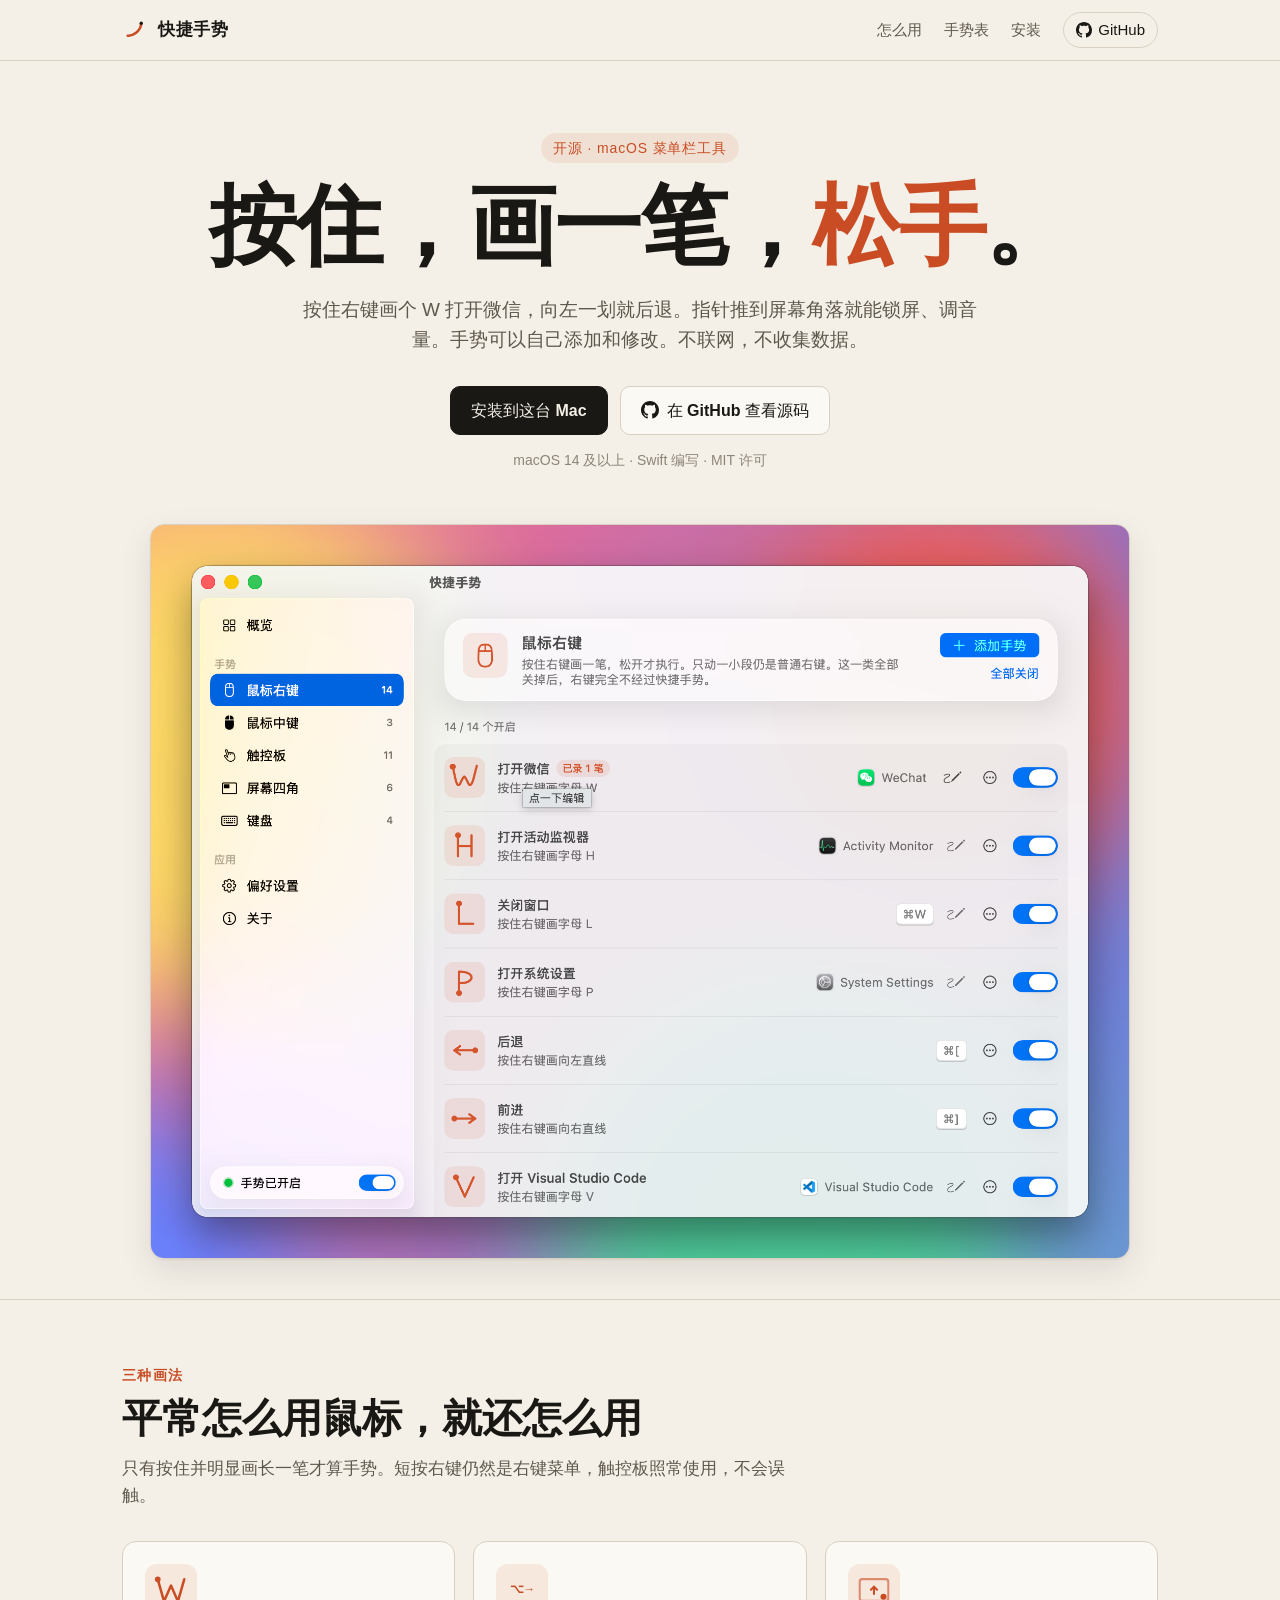
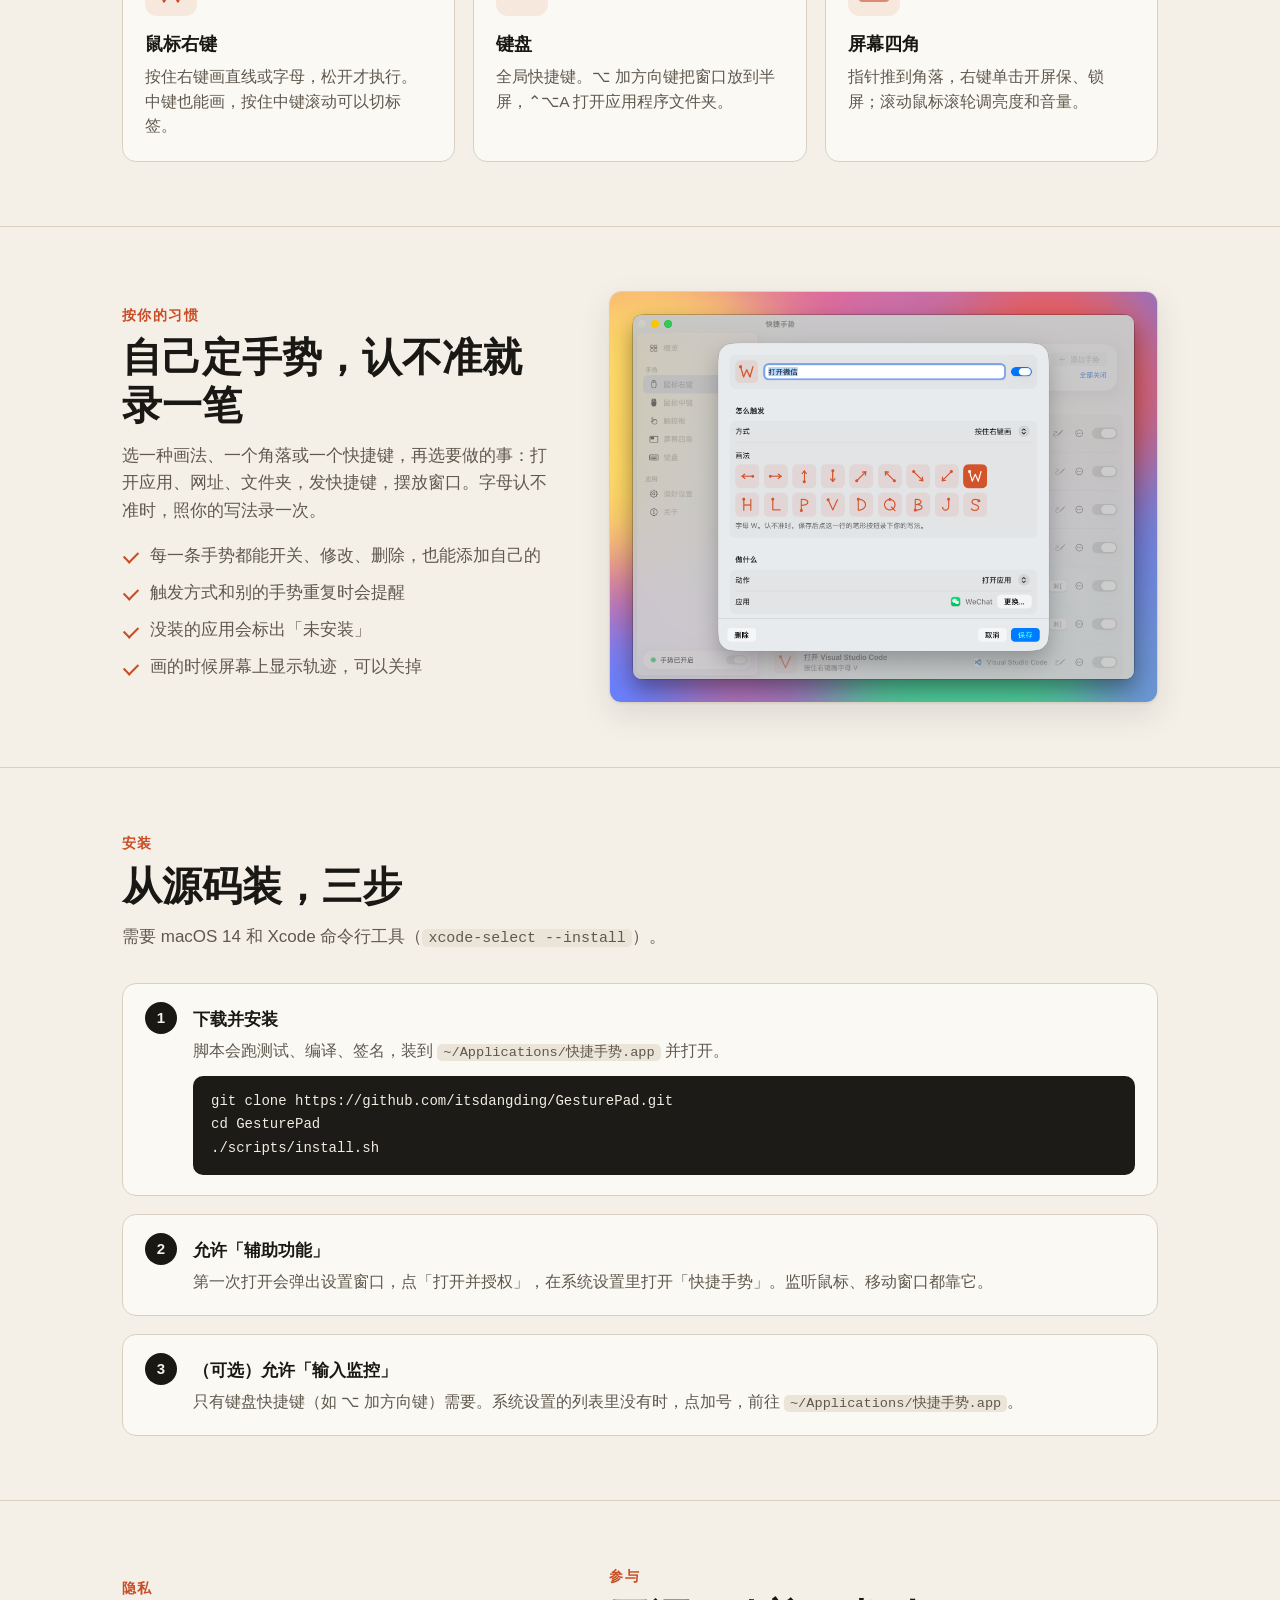
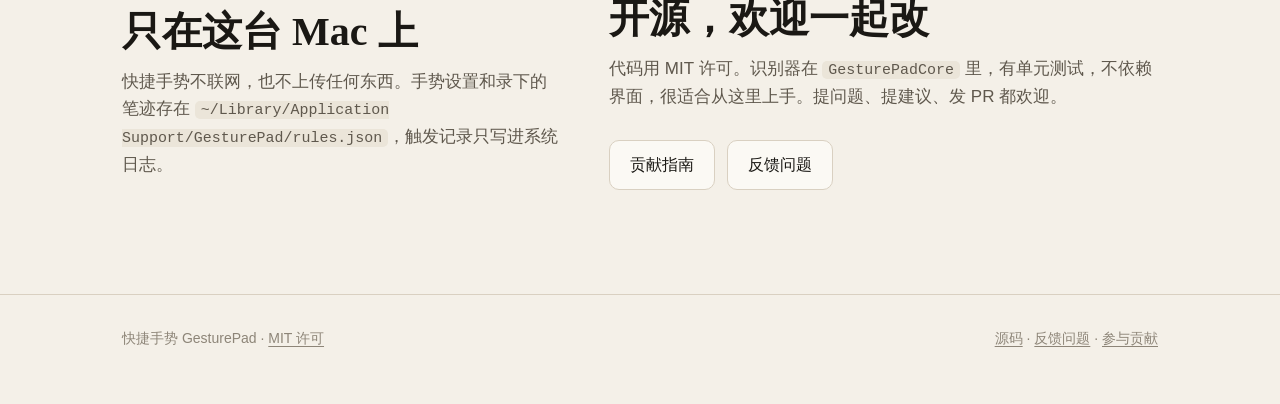
<file: docs/index.html>
<!DOCTYPE html>
<html lang="zh-Hans">
<head>
  <meta charset="utf-8">
  <meta name="viewport" content="width=device-width, initial-scale=1">
  <title>快捷手势 · macOS 手势工具</title>
  <meta name="description" content="开源的 macOS 菜单栏手势工具。按住鼠标右键画一笔，打开应用、发快捷键、移动窗口。">
  <meta property="og:title" content="快捷手势 · macOS 手势工具">
  <meta property="og:description" content="开源的 macOS 菜单栏手势工具。按住鼠标右键画一笔，打开应用、发快捷键、移动窗口。">
  <meta property="og:image" content="screenshots/mouse.png">
  <meta name="theme-color" content="#f4f0e8" media="(prefers-color-scheme: light)">
  <meta name="theme-color" content="#161512" media="(prefers-color-scheme: dark)">
  <link rel="icon" href="icon.png">
  <link rel="stylesheet" href="styles.css">
</head>
<body>
  <header class="top">
    <div class="wrap">
      <a class="brand" href="index.html"><svg viewBox="0 0 100 100" aria-hidden="true"><path class="stroke" d="M74 24C72 56 40 74 22 72" stroke-width="10" stroke-linecap="round" fill="none"/><circle class="dot" cx="74" cy="24" r="6.5"/></svg>快捷手势</a>
      <nav>
        <a href="index.html#how" class="hide-sm">怎么用</a>
        <a href="gestures.html">手势表</a>
        <a href="index.html#install" class="hide-sm">安装</a>
        <a class="gh" href="https://github.com/itsdangding/GesturePad"><svg viewBox="0 0 16 16" aria-hidden="true"><path d="M8 0C3.58 0 0 3.58 0 8c0 3.54 2.29 6.53 5.47 7.59.4.07.55-.17.55-.38 0-.19-.01-.82-.01-1.49-2.01.37-2.53-.49-2.69-.94-.09-.23-.48-.94-.82-1.13-.28-.15-.68-.52-.01-.53.63-.01 1.08.58 1.23.82.72 1.21 1.87.87 2.33.66.07-.52.28-.87.51-1.07-1.78-.2-3.64-.89-3.64-3.95 0-.87.31-1.59.82-2.15-.08-.2-.36-1.02.08-2.12 0 0 .67-.21 2.2.82.64-.18 1.32-.27 2-.27.68 0 1.36.09 2 .27 1.53-1.04 2.2-.82 2.2-.82.44 1.1.16 1.92.08 2.12.51.56.82 1.27.82 2.15 0 3.07-1.87 3.75-3.65 3.95.29.25.54.73.54 1.48 0 1.07-.01 1.93-.01 2.2 0 .21.15.46.55.38A8.013 8.013 0 0016 8c0-4.42-3.58-8-8-8z"/></svg>GitHub</a>
      </nav>
    </div>
  </header>
  <main>
    <div class="wrap">
      <section class="hero">
        <p class="kicker">开源 · macOS 菜单栏工具</p>
        <h1>按住，画一笔，<em>松手</em>。</h1>
        <p class="lead">按住右键画个 W 打开微信，向左一划就后退。指针推到屏幕角落就能锁屏、调音量。手势可以自己添加和修改。不联网，不收集数据。</p>
        <div class="actions">
          <a class="btn primary" href="#install">安装到这台 Mac</a>
          <a class="btn" href="https://github.com/itsdangding/GesturePad"><svg width="18" height="18" fill="currentColor" viewBox="0 0 16 16" aria-hidden="true"><path d="M8 0C3.58 0 0 3.58 0 8c0 3.54 2.29 6.53 5.47 7.59.4.07.55-.17.55-.38 0-.19-.01-.82-.01-1.49-2.01.37-2.53-.49-2.69-.94-.09-.23-.48-.94-.82-1.13-.28-.15-.68-.52-.01-.53.63-.01 1.08.58 1.23.82.72 1.21 1.87.87 2.33.66.07-.52.28-.87.51-1.07-1.78-.2-3.64-.89-3.64-3.95 0-.87.31-1.59.82-2.15-.08-.2-.36-1.02.08-2.12 0 0 .67-.21 2.2.82.64-.18 1.32-.27 2-.27.68 0 1.36.09 2 .27 1.53-1.04 2.2-.82 2.2-.82.44 1.1.16 1.92.08 2.12.51.56.82 1.27.82 2.15 0 3.07-1.87 3.75-3.65 3.95.29.25.54.73.54 1.48 0 1.07-.01 1.93-.01 2.2 0 .21.15.46.55.38A8.013 8.013 0 0016 8c0-4.42-3.58-8-8-8z"/></svg>在 GitHub 查看源码</a>
        </div>
        <p class="meta">macOS 14 及以上 · Swift 编写 · MIT 许可</p>
        <figure class="shot">
          <img src="screenshots/mouse.png" width="1920" height="1440" alt="快捷手势的设置窗口：左边是分类，右边列出鼠标右键手势，每一条有笔迹缩略图、要做的事和开关">
        </figure>
      </section>
    </div>

    <section class="block" id="how">
      <div class="wrap">
        <p class="eyebrow">三种画法</p>
        <h2>平常怎么用鼠标，就还怎么用</h2>
        <p class="sub">只有按住并明显画长一笔才算手势。短按右键仍然是右键菜单，触控板照常使用，不会误触。</p>
        <div class="cards">
          <article class="card">
            <div class="glyph"><svg viewBox="-4 -4 108 108" aria-hidden="true"><path d="M8 16 L28 86 L50 36 L72 86 L92 16" fill="none" stroke="currentColor" stroke-width="8" stroke-linecap="round" stroke-linejoin="round"/><circle cx="8" cy="16" r="9" fill="currentColor"/></svg></div>
            <h3>鼠标右键</h3>
            <p>按住右键画直线或字母，松开才执行。中键也能画，按住中键滚动可以切标签。</p>
          </article>
          <article class="card">
            <div class="glyph"><span class="keytext">⌥→</span></div>
            <h3>键盘</h3>
            <p>全局快捷键。⌥ 加方向键把窗口放到半屏，⌃⌥A 打开应用程序文件夹。</p>
          </article>
          <article class="card">
            <div class="glyph"><svg viewBox="0 0 100 100" aria-hidden="true"><rect x="8" y="18" width="84" height="64" rx="8" fill="none" stroke="currentColor" stroke-width="6" opacity=".6"/><circle cx="78" cy="70" r="9" fill="currentColor"/><path d="M50 62 L50 40 M41 49 L50 40 L59 49" stroke="currentColor" stroke-width="6" fill="none" stroke-linecap="round" stroke-linejoin="round"/></svg></div>
            <h3>屏幕四角</h3>
            <p>指针推到角落，右键单击开屏保、锁屏；滚动鼠标滚轮调亮度和音量。</p>
          </article>
        </div>
      </div>
    </section>

    <section class="block">
      <div class="wrap split">
        <div>
          <p class="eyebrow">按你的习惯</p>
          <h2>自己定手势，认不准就录一笔</h2>
          <p class="sub" style="margin:0">选一种画法、一个角落或一个快捷键，再选要做的事：打开应用、网址、文件夹，发快捷键，摆放窗口。字母认不准时，照你的写法录一次。</p>
          <ul class="ticks">
            <li>每一条手势都能开关、修改、删除，也能添加自己的</li>
            <li>触发方式和别的手势重复时会提醒</li>
            <li>没装的应用会标出「未安装」</li>
            <li>画的时候屏幕上显示轨迹，可以关掉</li>
          </ul>
        </div>
        <img src="screenshots/editor.png" width="1920" height="1440" loading="lazy" alt="编辑手势：选触发方式和画法，再选要做的事">
      </div>
    </section>

    <section class="block" id="install">
      <div class="wrap">
        <p class="eyebrow">安装</p>
        <h2>从源码装，三步</h2>
        <p class="sub">需要 macOS 14 和 Xcode 命令行工具（<code>xcode-select --install</code>）。</p>
        <ol class="steps">
          <li>
            <h3>下载并安装</h3>
            <p>脚本会跑测试、编译、签名，装到 <code>~/Applications/快捷手势.app</code> 并打开。</p>
<pre><code>git clone https://github.com/itsdangding/GesturePad.git
cd GesturePad
./scripts/install.sh</code></pre>
          </li>
          <li>
            <h3>允许「辅助功能」</h3>
            <p>第一次打开会弹出设置窗口，点「打开并授权」，在系统设置里打开「快捷手势」。监听鼠标、移动窗口都靠它。</p>
          </li>
          <li>
            <h3>（可选）允许「输入监控」</h3>
            <p>只有键盘快捷键（如 ⌥ 加方向键）需要。系统设置的列表里没有时，点加号，前往 <code>~/Applications/快捷手势.app</code>。</p>
          </li>
        </ol>
      </div>
    </section>

    <section class="block">
      <div class="wrap split">
        <div>
          <p class="eyebrow">隐私</p>
          <h2>只在这台 Mac 上</h2>
          <p class="sub" style="margin:0">快捷手势不联网，也不上传任何东西。手势设置和录下的笔迹存在 <code>~/Library/Application Support/GesturePad/rules.json</code>，触发记录只写进系统日志。</p>
        </div>
        <div>
          <p class="eyebrow">参与</p>
          <h2>开源，欢迎一起改</h2>
          <p class="sub" style="margin:0">代码用 MIT 许可。识别器在 <code>GesturePadCore</code> 里，有单元测试，不依赖界面，很适合从这里上手。提问题、提建议、发 PR 都欢迎。</p>
          <div class="actions" style="justify-content:flex-start">
            <a class="btn" href="https://github.com/itsdangding/GesturePad/blob/main/CONTRIBUTING.md">贡献指南</a>
            <a class="btn" href="https://github.com/itsdangding/GesturePad/issues">反馈问题</a>
          </div>
        </div>
      </div>
    </section>
  </main>
  <footer>
    <div class="wrap">
      <span>快捷手势 GesturePad · <a href="https://github.com/itsdangding/GesturePad/blob/main/LICENSE">MIT 许可</a></span>
      <span><a href="https://github.com/itsdangding/GesturePad">源码</a> · <a href="https://github.com/itsdangding/GesturePad/issues">反馈问题</a> · <a href="https://github.com/itsdangding/GesturePad/blob/main/CONTRIBUTING.md">参与贡献</a></span>
    </div>
  </footer>
</body>
</html>
</file>
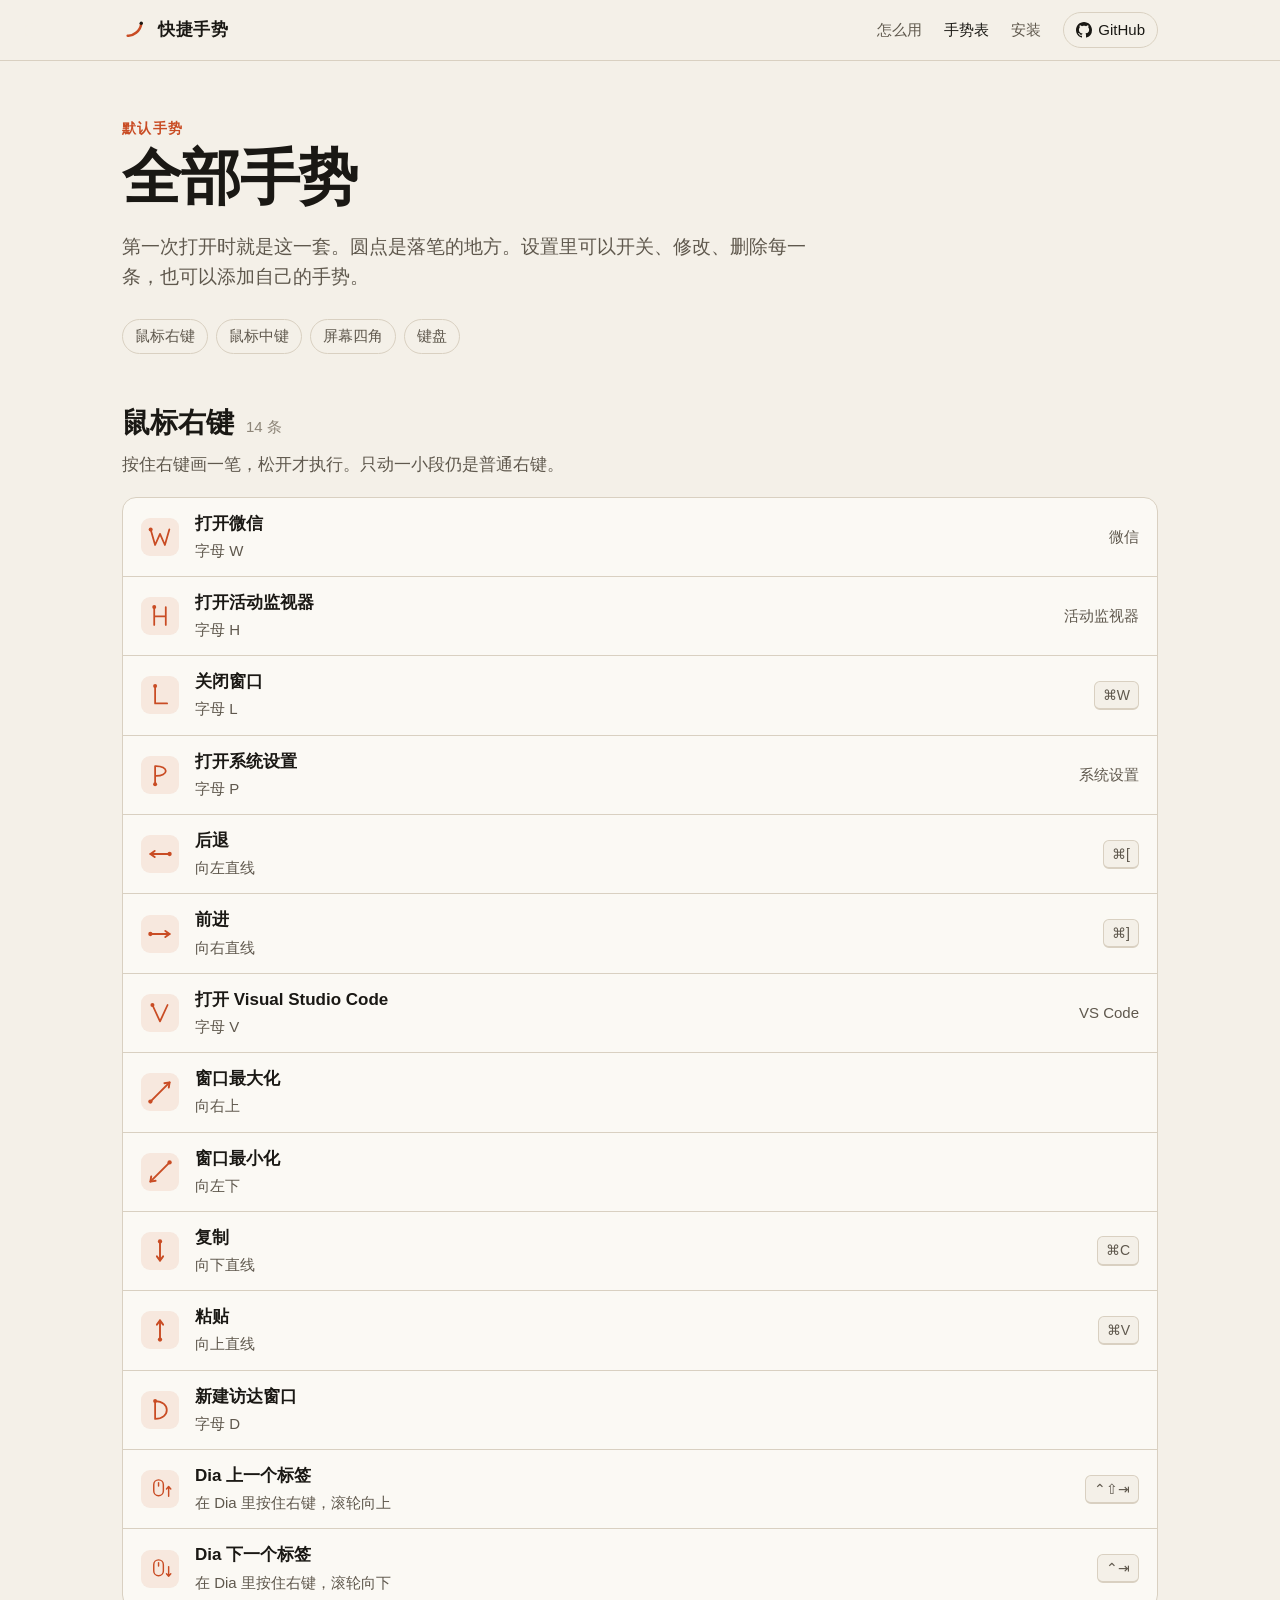
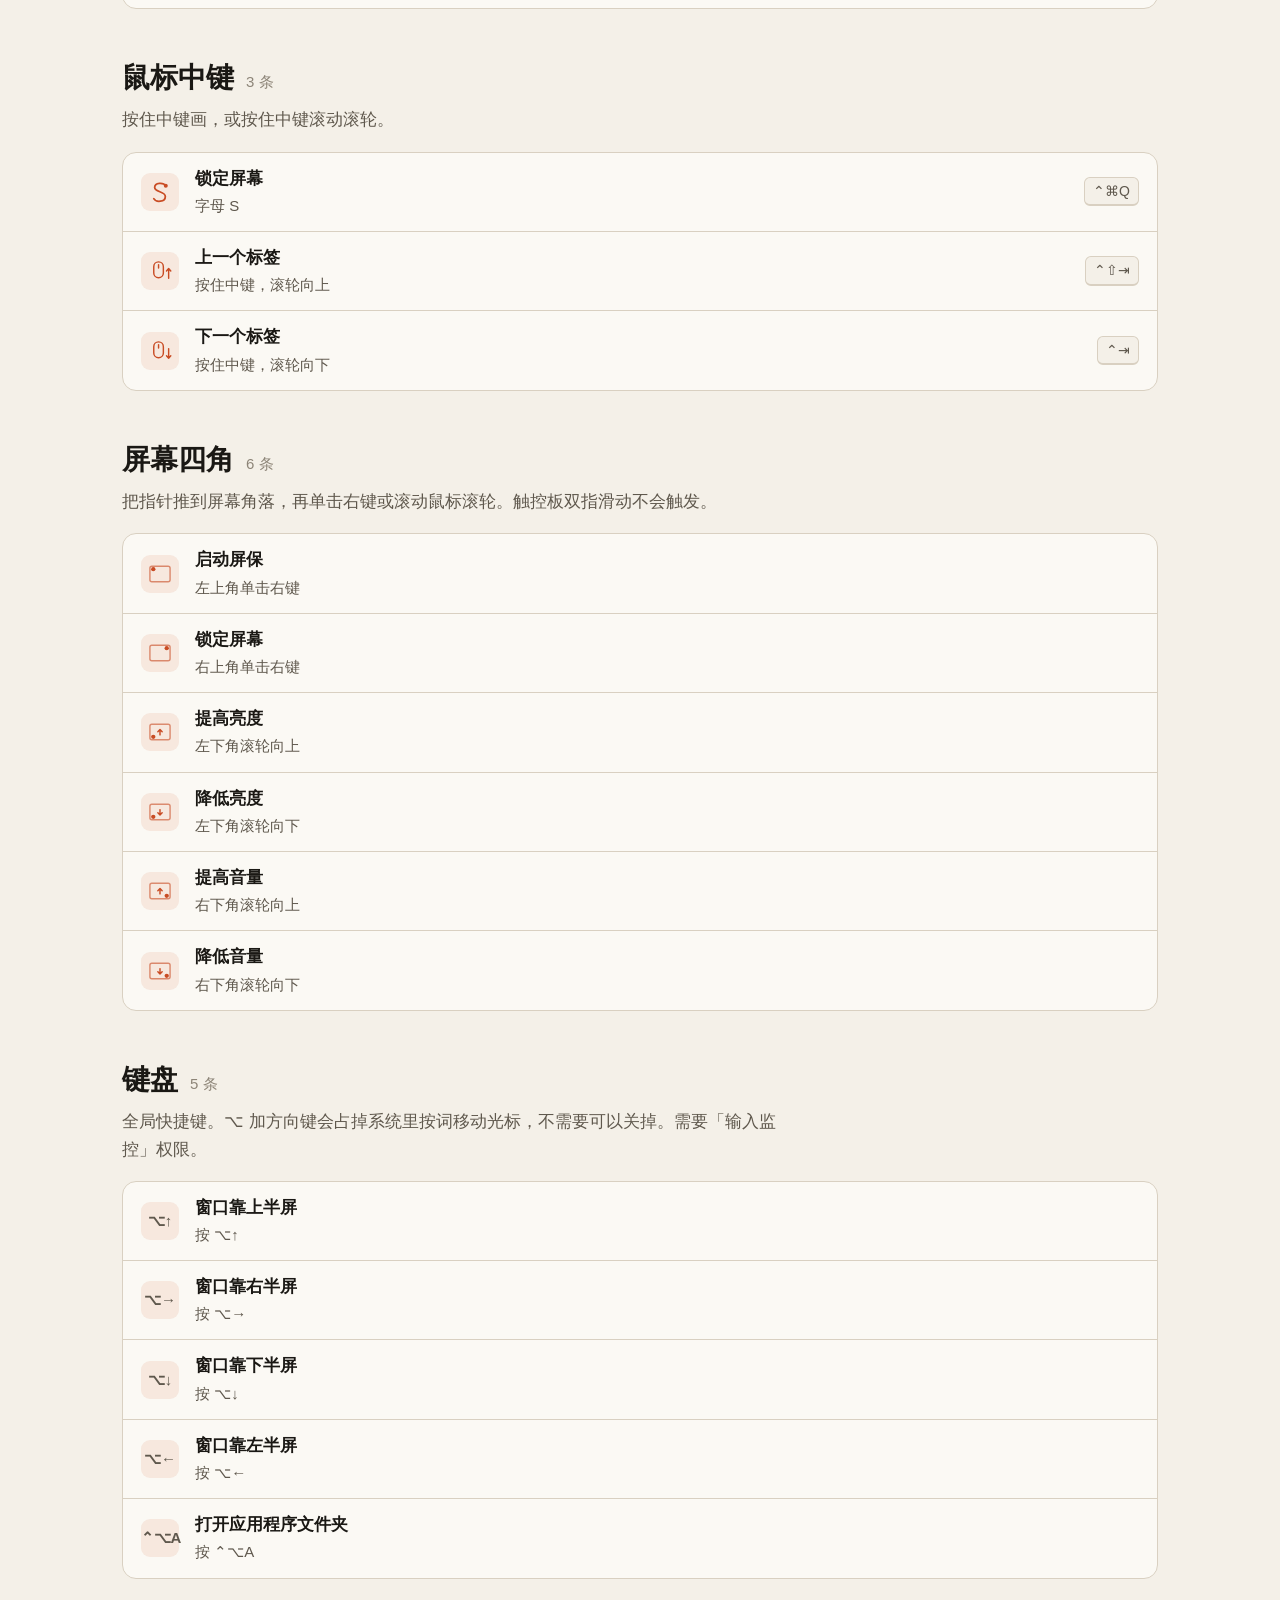
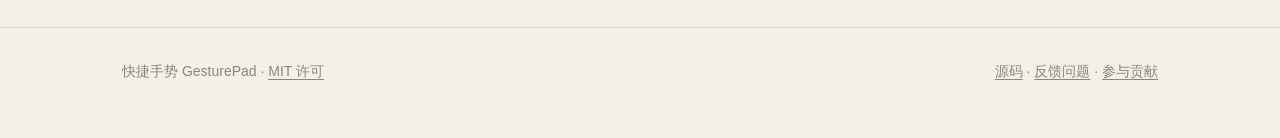
<file: docs/gestures.html>
<!DOCTYPE html>
<html lang="zh-Hans">
<head>
  <meta charset="utf-8">
  <meta name="viewport" content="width=device-width, initial-scale=1">
  <title>全部手势 · 快捷手势</title>
  <meta name="description" content="快捷手势的默认手势表。每一条都可以在设置里修改或关掉。">
  <meta property="og:title" content="全部手势 · 快捷手势">
  <meta property="og:description" content="快捷手势的默认手势表。每一条都可以在设置里修改或关掉。">
  <meta property="og:image" content="screenshots/mouse.png">
  <meta name="theme-color" content="#f4f0e8" media="(prefers-color-scheme: light)">
  <meta name="theme-color" content="#161512" media="(prefers-color-scheme: dark)">
  <link rel="icon" href="icon.png">
  <link rel="stylesheet" href="styles.css">
</head>
<body>
  <header class="top">
    <div class="wrap">
      <a class="brand" href="index.html"><svg viewBox="0 0 100 100" aria-hidden="true"><path class="stroke" d="M74 24C72 56 40 74 22 72" stroke-width="10" stroke-linecap="round" fill="none"/><circle class="dot" cx="74" cy="24" r="6.5"/></svg>快捷手势</a>
      <nav>
        <a href="index.html#how" class="hide-sm">怎么用</a>
        <a href="gestures.html" aria-current="page">手势表</a>
        <a href="index.html#install" class="hide-sm">安装</a>
        <a class="gh" href="https://github.com/itsdangding/GesturePad"><svg viewBox="0 0 16 16" aria-hidden="true"><path d="M8 0C3.58 0 0 3.58 0 8c0 3.54 2.29 6.53 5.47 7.59.4.07.55-.17.55-.38 0-.19-.01-.82-.01-1.49-2.01.37-2.53-.49-2.69-.94-.09-.23-.48-.94-.82-1.13-.28-.15-.68-.52-.01-.53.63-.01 1.08.58 1.23.82.72 1.21 1.87.87 2.33.66.07-.52.28-.87.51-1.07-1.78-.2-3.64-.89-3.64-3.95 0-.87.31-1.59.82-2.15-.08-.2-.36-1.02.08-2.12 0 0 .67-.21 2.2.82.64-.18 1.32-.27 2-.27.68 0 1.36.09 2 .27 1.53-1.04 2.2-.82 2.2-.82.44 1.1.16 1.92.08 2.12.51.56.82 1.27.82 2.15 0 3.07-1.87 3.75-3.65 3.95.29.25.54.73.54 1.48 0 1.07-.01 1.93-.01 2.2 0 .21.15.46.55.38A8.013 8.013 0 0016 8c0-4.42-3.58-8-8-8z"/></svg>GitHub</a>
      </nav>
    </div>
  </header>
  <main>
    <div class="wrap">
      <div class="page-head">
        <p class="eyebrow">默认手势</p>
        <h1>全部手势</h1>
        <p class="lead">第一次打开时就是这一套。圆点是落笔的地方。设置里可以开关、修改、删除每一条，也可以添加自己的手势。</p>
        <ul class="toc">
          <li><a href="#mouse">鼠标右键</a></li>
          <li><a href="#middle">鼠标中键</a></li>
          <li><a href="#corner">屏幕四角</a></li>
          <li><a href="#key">键盘</a></li>
        </ul>
      </div>
      <section class="group" id="mouse">
        <h2>鼠标右键<small>14 条</small></h2>
        <p class="sub">按住右键画一笔，松开才执行。只动一小段仍是普通右键。</p>
        <div class="rules">
          <div class="rule">
            <div class="glyph sm"><svg viewBox="-4 -4 108 108" aria-hidden="true"><path d="M8 16 L28 86 L50 36 L72 86 L92 16" fill="none" stroke="currentColor" stroke-width="8" stroke-linecap="round" stroke-linejoin="round"/><circle cx="8" cy="16" r="9" fill="currentColor"/></svg></div>
            <div><strong>打开微信</strong><span>字母 W</span></div>
            <span class="act">微信</span>
          </div>
          <div class="rule">
            <div class="glyph sm"><svg viewBox="-4 -4 108 108" aria-hidden="true"><path d="M24 10 L24 90 L24 52 L76 52 L76 10 L76 90" fill="none" stroke="currentColor" stroke-width="8" stroke-linecap="round" stroke-linejoin="round"/><circle cx="24" cy="10" r="9" fill="currentColor"/></svg></div>
            <div><strong>打开活动监视器</strong><span>字母 H</span></div>
            <span class="act">活动监视器</span>
          </div>
          <div class="rule">
            <div class="glyph sm"><svg viewBox="-4 -4 108 108" aria-hidden="true"><path d="M28 10 L28 88 L82 88" fill="none" stroke="currentColor" stroke-width="8" stroke-linecap="round" stroke-linejoin="round"/><circle cx="28" cy="10" r="9" fill="currentColor"/></svg></div>
            <div><strong>关闭窗口</strong><span>字母 L</span></div>
            <kbd>⌘W</kbd>
          </div>
          <div class="rule">
            <div class="glyph sm"><svg viewBox="-4 -4 108 108" aria-hidden="true"><path d="M28 92 L28 10 C92 8 92 56 28 54" fill="none" stroke="currentColor" stroke-width="8" stroke-linecap="round" stroke-linejoin="round"/><circle cx="28" cy="92" r="9" fill="currentColor"/></svg></div>
            <div><strong>打开系统设置</strong><span>字母 P</span></div>
            <span class="act">系统设置</span>
          </div>
          <div class="rule">
            <div class="glyph sm"><svg viewBox="0 0 100 100" aria-hidden="true"><path d="M90.0 50.0 L10.0 50.0" fill="none" stroke="currentColor" stroke-width="8" stroke-linecap="round" stroke-linejoin="round"/><circle cx="90.0" cy="50.0" r="9" fill="currentColor"/><path d="M27.8 37.1 L10.0 50.0 L27.8 62.9" fill="none" stroke="currentColor" stroke-width="8" stroke-linecap="round" stroke-linejoin="round"/></svg></div>
            <div><strong>后退</strong><span>向左直线</span></div>
            <kbd>⌘[</kbd>
          </div>
          <div class="rule">
            <div class="glyph sm"><svg viewBox="0 0 100 100" aria-hidden="true"><path d="M10.0 50.0 L90.0 50.0" fill="none" stroke="currentColor" stroke-width="8" stroke-linecap="round" stroke-linejoin="round"/><circle cx="10.0" cy="50.0" r="9" fill="currentColor"/><path d="M72.2 62.9 L90.0 50.0 L72.2 37.1" fill="none" stroke="currentColor" stroke-width="8" stroke-linecap="round" stroke-linejoin="round"/></svg></div>
            <div><strong>前进</strong><span>向右直线</span></div>
            <kbd>⌘]</kbd>
          </div>
          <div class="rule">
            <div class="glyph sm"><svg viewBox="-4 -4 108 108" aria-hidden="true"><path d="M16 14 L50 88 L84 14" fill="none" stroke="currentColor" stroke-width="8" stroke-linecap="round" stroke-linejoin="round"/><circle cx="16" cy="14" r="9" fill="currentColor"/></svg></div>
            <div><strong>打开 Visual Studio Code</strong><span>字母 V</span></div>
            <span class="act">VS Code</span>
          </div>
          <div class="rule">
            <div class="glyph sm"><svg viewBox="0 0 100 100" aria-hidden="true"><path d="M10.0 90.0 L90.0 10.0" fill="none" stroke="currentColor" stroke-width="8" stroke-linecap="round" stroke-linejoin="round"/><circle cx="10.0" cy="90.0" r="9" fill="currentColor"/><path d="M86.6 31.7 L90.0 10.0 L68.3 13.4" fill="none" stroke="currentColor" stroke-width="8" stroke-linecap="round" stroke-linejoin="round"/></svg></div>
            <div><strong>窗口最大化</strong><span>向右上</span></div>
            
          </div>
          <div class="rule">
            <div class="glyph sm"><svg viewBox="0 0 100 100" aria-hidden="true"><path d="M90.0 10.0 L10.0 90.0" fill="none" stroke="currentColor" stroke-width="8" stroke-linecap="round" stroke-linejoin="round"/><circle cx="90.0" cy="10.0" r="9" fill="currentColor"/><path d="M13.4 68.3 L10.0 90.0 L31.7 86.6" fill="none" stroke="currentColor" stroke-width="8" stroke-linecap="round" stroke-linejoin="round"/></svg></div>
            <div><strong>窗口最小化</strong><span>向左下</span></div>
            
          </div>
          <div class="rule">
            <div class="glyph sm"><svg viewBox="0 0 100 100" aria-hidden="true"><path d="M50.0 10.0 L50.0 90.0" fill="none" stroke="currentColor" stroke-width="8" stroke-linecap="round" stroke-linejoin="round"/><circle cx="50.0" cy="10.0" r="9" fill="currentColor"/><path d="M37.1 72.2 L50.0 90.0 L62.9 72.2" fill="none" stroke="currentColor" stroke-width="8" stroke-linecap="round" stroke-linejoin="round"/></svg></div>
            <div><strong>复制</strong><span>向下直线</span></div>
            <kbd>⌘C</kbd>
          </div>
          <div class="rule">
            <div class="glyph sm"><svg viewBox="0 0 100 100" aria-hidden="true"><path d="M50.0 90.0 L50.0 10.0" fill="none" stroke="currentColor" stroke-width="8" stroke-linecap="round" stroke-linejoin="round"/><circle cx="50.0" cy="90.0" r="9" fill="currentColor"/><path d="M62.9 27.8 L50.0 10.0 L37.1 27.8" fill="none" stroke="currentColor" stroke-width="8" stroke-linecap="round" stroke-linejoin="round"/></svg></div>
            <div><strong>粘贴</strong><span>向上直线</span></div>
            <kbd>⌘V</kbd>
          </div>
          <div class="rule">
            <div class="glyph sm"><svg viewBox="-4 -4 108 108" aria-hidden="true"><path d="M28 10 L28 90 C98 90 98 10 28 10" fill="none" stroke="currentColor" stroke-width="8" stroke-linecap="round" stroke-linejoin="round"/><circle cx="28" cy="10" r="9" fill="currentColor"/></svg></div>
            <div><strong>新建访达窗口</strong><span>字母 D</span></div>
            
          </div>
          <div class="rule">
            <div class="glyph sm"><svg viewBox="0 0 100 100" aria-hidden="true"><rect x="24" y="12" width="40" height="66" rx="20" fill="none" stroke="currentColor" stroke-width="6"/><path d="M44 24 L44 38" stroke="currentColor" stroke-width="6" stroke-linecap="round"/><path d="M86 80 L86 40 M77 50 L86 40 L95 50" stroke="currentColor" stroke-width="6" fill="none" stroke-linecap="round" stroke-linejoin="round"/></svg></div>
            <div><strong>Dia 上一个标签</strong><span>在 Dia 里按住右键，滚轮向上</span></div>
            <kbd>⌃⇧⇥</kbd>
          </div>
          <div class="rule">
            <div class="glyph sm"><svg viewBox="0 0 100 100" aria-hidden="true"><rect x="24" y="12" width="40" height="66" rx="20" fill="none" stroke="currentColor" stroke-width="6"/><path d="M44 24 L44 38" stroke="currentColor" stroke-width="6" stroke-linecap="round"/><path d="M86 40 L86 80 M77 70 L86 80 L95 70" stroke="currentColor" stroke-width="6" fill="none" stroke-linecap="round" stroke-linejoin="round"/></svg></div>
            <div><strong>Dia 下一个标签</strong><span>在 Dia 里按住右键，滚轮向下</span></div>
            <kbd>⌃⇥</kbd>
          </div>
        </div>
      </section>
      <section class="group" id="middle">
        <h2>鼠标中键<small>3 条</small></h2>
        <p class="sub">按住中键画，或按住中键滚动滚轮。</p>
        <div class="rules">
          <div class="rule">
            <div class="glyph sm"><svg viewBox="-4 -4 108 108" aria-hidden="true"><path d="M76 22 C66 6 26 6 26 30 C26 52 74 46 74 70 C74 96 32 98 22 80" fill="none" stroke="currentColor" stroke-width="8" stroke-linecap="round" stroke-linejoin="round"/><circle cx="76" cy="22" r="9" fill="currentColor"/></svg></div>
            <div><strong>锁定屏幕</strong><span>字母 S</span></div>
            <kbd>⌃⌘Q</kbd>
          </div>
          <div class="rule">
            <div class="glyph sm"><svg viewBox="0 0 100 100" aria-hidden="true"><rect x="24" y="12" width="40" height="66" rx="20" fill="none" stroke="currentColor" stroke-width="6"/><path d="M44 24 L44 38" stroke="currentColor" stroke-width="6" stroke-linecap="round"/><path d="M86 80 L86 40 M77 50 L86 40 L95 50" stroke="currentColor" stroke-width="6" fill="none" stroke-linecap="round" stroke-linejoin="round"/></svg></div>
            <div><strong>上一个标签</strong><span>按住中键，滚轮向上</span></div>
            <kbd>⌃⇧⇥</kbd>
          </div>
          <div class="rule">
            <div class="glyph sm"><svg viewBox="0 0 100 100" aria-hidden="true"><rect x="24" y="12" width="40" height="66" rx="20" fill="none" stroke="currentColor" stroke-width="6"/><path d="M44 24 L44 38" stroke="currentColor" stroke-width="6" stroke-linecap="round"/><path d="M86 40 L86 80 M77 70 L86 80 L95 70" stroke="currentColor" stroke-width="6" fill="none" stroke-linecap="round" stroke-linejoin="round"/></svg></div>
            <div><strong>下一个标签</strong><span>按住中键，滚轮向下</span></div>
            <kbd>⌃⇥</kbd>
          </div>
        </div>
      </section>
      <section class="group" id="corner">
        <h2>屏幕四角<small>6 条</small></h2>
        <p class="sub">把指针推到屏幕角落，再单击右键或滚动鼠标滚轮。触控板双指滑动不会触发。</p>
        <div class="rules">
          <div class="rule">
            <div class="glyph sm"><svg viewBox="0 0 100 100" aria-hidden="true"><rect x="8" y="18" width="84" height="64" rx="8" fill="none" stroke="currentColor" stroke-width="6" opacity=".6"/><circle cx="22" cy="30" r="9" fill="currentColor"/></svg></div>
            <div><strong>启动屏保</strong><span>左上角单击右键</span></div>
            
          </div>
          <div class="rule">
            <div class="glyph sm"><svg viewBox="0 0 100 100" aria-hidden="true"><rect x="8" y="18" width="84" height="64" rx="8" fill="none" stroke="currentColor" stroke-width="6" opacity=".6"/><circle cx="78" cy="30" r="9" fill="currentColor"/></svg></div>
            <div><strong>锁定屏幕</strong><span>右上角单击右键</span></div>
            
          </div>
          <div class="rule">
            <div class="glyph sm"><svg viewBox="0 0 100 100" aria-hidden="true"><rect x="8" y="18" width="84" height="64" rx="8" fill="none" stroke="currentColor" stroke-width="6" opacity=".6"/><circle cx="22" cy="70" r="9" fill="currentColor"/><path d="M50 62 L50 40 M41 49 L50 40 L59 49" stroke="currentColor" stroke-width="6" fill="none" stroke-linecap="round" stroke-linejoin="round"/></svg></div>
            <div><strong>提高亮度</strong><span>左下角滚轮向上</span></div>
            
          </div>
          <div class="rule">
            <div class="glyph sm"><svg viewBox="0 0 100 100" aria-hidden="true"><rect x="8" y="18" width="84" height="64" rx="8" fill="none" stroke="currentColor" stroke-width="6" opacity=".6"/><circle cx="22" cy="70" r="9" fill="currentColor"/><path d="M50 40 L50 62 M41 53 L50 62 L59 53" stroke="currentColor" stroke-width="6" fill="none" stroke-linecap="round" stroke-linejoin="round"/></svg></div>
            <div><strong>降低亮度</strong><span>左下角滚轮向下</span></div>
            
          </div>
          <div class="rule">
            <div class="glyph sm"><svg viewBox="0 0 100 100" aria-hidden="true"><rect x="8" y="18" width="84" height="64" rx="8" fill="none" stroke="currentColor" stroke-width="6" opacity=".6"/><circle cx="78" cy="70" r="9" fill="currentColor"/><path d="M50 62 L50 40 M41 49 L50 40 L59 49" stroke="currentColor" stroke-width="6" fill="none" stroke-linecap="round" stroke-linejoin="round"/></svg></div>
            <div><strong>提高音量</strong><span>右下角滚轮向上</span></div>
            
          </div>
          <div class="rule">
            <div class="glyph sm"><svg viewBox="0 0 100 100" aria-hidden="true"><rect x="8" y="18" width="84" height="64" rx="8" fill="none" stroke="currentColor" stroke-width="6" opacity=".6"/><circle cx="78" cy="70" r="9" fill="currentColor"/><path d="M50 40 L50 62 M41 53 L50 62 L59 53" stroke="currentColor" stroke-width="6" fill="none" stroke-linecap="round" stroke-linejoin="round"/></svg></div>
            <div><strong>降低音量</strong><span>右下角滚轮向下</span></div>
            
          </div>
        </div>
      </section>
      <section class="group" id="key">
        <h2>键盘<small>5 条</small></h2>
        <p class="sub">全局快捷键。⌥ 加方向键会占掉系统里按词移动光标，不需要可以关掉。需要「输入监控」权限。</p>
        <div class="rules">
          <div class="rule">
            <div class="glyph sm"><span class="keytext">⌥↑</span></div>
            <div><strong>窗口靠上半屏</strong><span>按 ⌥↑</span></div>
            
          </div>
          <div class="rule">
            <div class="glyph sm"><span class="keytext">⌥→</span></div>
            <div><strong>窗口靠右半屏</strong><span>按 ⌥→</span></div>
            
          </div>
          <div class="rule">
            <div class="glyph sm"><span class="keytext">⌥↓</span></div>
            <div><strong>窗口靠下半屏</strong><span>按 ⌥↓</span></div>
            
          </div>
          <div class="rule">
            <div class="glyph sm"><span class="keytext">⌥←</span></div>
            <div><strong>窗口靠左半屏</strong><span>按 ⌥←</span></div>
            
          </div>
          <div class="rule">
            <div class="glyph sm"><span class="keytext">⌃⌥A</span></div>
            <div><strong>打开应用程序文件夹</strong><span>按 ⌃⌥A</span></div>
            
          </div>
        </div>
      </section>
    </div>
  </main>
  <footer>
    <div class="wrap">
      <span>快捷手势 GesturePad · <a href="https://github.com/itsdangding/GesturePad/blob/main/LICENSE">MIT 许可</a></span>
      <span><a href="https://github.com/itsdangding/GesturePad">源码</a> · <a href="https://github.com/itsdangding/GesturePad/issues">反馈问题</a> · <a href="https://github.com/itsdangding/GesturePad/blob/main/CONTRIBUTING.md">参与贡献</a></span>
    </div>
  </footer>
</body>
</html>
</file>
<file: docs/styles.css>
:root {
  --paper: #f4f0e8;
  --paper-2: #ebe5d9;
  --card: #fbf9f4;
  --ink: #1a1814;
  --muted: #5f584d;
  --faint: #8d8578;
  --line: #d9d0c1;
  --mark: #c94c24;
  --mark-soft: rgba(201, 76, 36, 0.1);
  --code-bg: #1d1b17;
  --code-ink: #f1ece2;
  --shadow: 0 1px 2px rgba(26, 24, 20, 0.06), 0 12px 32px rgba(26, 24, 20, 0.1);
  color-scheme: light;
}

@media (prefers-color-scheme: dark) {
  :root:not([data-theme="light"]) {
    --paper: #161512;
    --paper-2: #1e1c18;
    --card: #211f1b;
    --ink: #efe9de;
    --muted: #b3aa9b;
    --faint: #857d70;
    --line: #34312b;
    --mark: #ec7349;
    --mark-soft: rgba(236, 115, 73, 0.14);
    --code-bg: #0e0d0b;
    --code-ink: #efe9de;
    --shadow: 0 1px 2px rgba(0, 0, 0, 0.3), 0 16px 40px rgba(0, 0, 0, 0.35);
    color-scheme: dark;
  }
}

* { box-sizing: border-box; }

html { background: var(--paper); scroll-behavior: smooth; }

body {
  margin: 0;
  color: var(--ink);
  background: var(--paper);
  font-family: -apple-system, BlinkMacSystemFont, "PingFang SC", "Hiragino Sans GB", "Noto Sans SC", sans-serif;
  font-size: 17px;
  line-height: 1.6;
  -webkit-font-smoothing: antialiased;
}

a { color: inherit; text-underline-offset: 3px; }
a:hover { color: var(--mark); }

img { max-width: 100%; }

.wrap {
  max-width: 1100px;
  margin: 0 auto;
  padding: 0 32px;
}

/* Header */

.top {
  position: sticky;
  top: 0;
  z-index: 10;
  background: color-mix(in srgb, var(--paper) 86%, transparent);
  backdrop-filter: saturate(1.4) blur(14px);
  -webkit-backdrop-filter: saturate(1.4) blur(14px);
  border-bottom: 1px solid var(--line);
}

.top .wrap {
  display: flex;
  align-items: center;
  justify-content: space-between;
  gap: 24px;
  height: 60px;
}

.brand {
  display: flex;
  align-items: center;
  gap: 10px;
  text-decoration: none;
  font-weight: 650;
  letter-spacing: 0.04em;
}

.brand svg { width: 26px; height: 26px; }
.brand .stroke { stroke: var(--mark); }
.brand .dot { fill: var(--ink); }

nav { display: flex; align-items: center; gap: 22px; font-size: 15px; }
nav a { color: var(--muted); text-decoration: none; }
nav a[aria-current="page"], nav a:hover { color: var(--ink); }

.gh {
  display: inline-flex;
  align-items: center;
  gap: 6px;
  padding: 5px 12px;
  border: 1px solid var(--line);
  border-radius: 999px;
  color: var(--ink) !important;
}

.gh svg { width: 16px; height: 16px; fill: currentColor; }

/* Hero */

.hero { padding: 72px 0 40px; text-align: center; }

.kicker {
  display: inline-flex;
  gap: 8px;
  align-items: center;
  margin: 0 0 18px;
  padding: 4px 12px;
  border-radius: 999px;
  background: var(--mark-soft);
  color: var(--mark);
  font-size: 14px;
  letter-spacing: 0.06em;
}

h1, .serif {
  font-family: "Songti SC", "Noto Serif SC", "Source Han Serif SC", "Iowan Old Style", Palatino, serif;
}

h1 {
  margin: 0;
  font-size: clamp(44px, 7.4vw, 88px);
  font-weight: 700;
  line-height: 1.04;
  letter-spacing: -0.02em;
}

h1 em { font-style: normal; color: var(--mark); }

.lead {
  max-width: 36em;
  margin: 22px auto 0;
  color: var(--muted);
  font-size: 19px;
}

.actions {
  display: flex;
  flex-wrap: wrap;
  justify-content: center;
  gap: 12px;
  margin-top: 30px;
}

.btn {
  display: inline-flex;
  align-items: center;
  gap: 8px;
  padding: 11px 20px;
  border-radius: 10px;
  border: 1px solid var(--line);
  background: var(--card);
  color: var(--ink);
  font-size: 16px;
  font-weight: 550;
  text-decoration: none;
}

.btn:hover { color: var(--ink); border-color: var(--faint); }

.btn.primary { background: var(--ink); border-color: var(--ink); color: var(--paper); }
.btn.primary:hover { color: var(--paper); opacity: 0.88; }

.meta { margin-top: 14px; color: var(--faint); font-size: 14px; }

.shot {
  margin: 52px auto 0;
  max-width: 980px;
}

.shot img {
  display: block;
  width: 100%;
  height: auto;
  border-radius: 14px;
  box-shadow: var(--shadow);
  border: 1px solid var(--line);
}

/* Sections */

section.block { padding: 64px 0; border-top: 1px solid var(--line); }

.eyebrow {
  margin: 0 0 8px;
  color: var(--mark);
  font-size: 14px;
  font-weight: 600;
  letter-spacing: 0.1em;
}

h2 {
  margin: 0 0 12px;
  font-family: "Songti SC", "Noto Serif SC", "Source Han Serif SC", Palatino, serif;
  font-size: clamp(28px, 3.6vw, 40px);
  line-height: 1.2;
}

.sub { margin: 0 0 32px; max-width: 40em; color: var(--muted); }

.cards {
  display: grid;
  grid-template-columns: repeat(3, minmax(0, 1fr));
  gap: 18px;
}

.card {
  padding: 22px;
  border: 1px solid var(--line);
  border-radius: 14px;
  background: var(--card);
}

.card h3 { margin: 14px 0 6px; font-size: 18px; }
.card p { margin: 0; color: var(--muted); font-size: 15.5px; }

.glyph {
  display: grid;
  place-items: center;
  width: 52px;
  height: 52px;
  border-radius: 12px;
  background: var(--mark-soft);
  color: var(--mark);
}

.glyph svg { width: 34px; height: 34px; overflow: visible; }
.glyph.sm { width: 38px; height: 38px; border-radius: 9px; }
.glyph.sm svg { width: 24px; height: 24px; }

.split {
  display: grid;
  grid-template-columns: minmax(0, 1fr) minmax(0, 1.25fr);
  gap: 48px;
  align-items: center;
}

.split img {
  width: 100%;
  height: auto;
  border-radius: 12px;
  border: 1px solid var(--line);
  box-shadow: var(--shadow);
}

ul.ticks { margin: 18px 0 0; padding: 0; list-style: none; }
ul.ticks li { position: relative; margin: 10px 0; padding-left: 28px; color: var(--muted); }
ul.ticks li::before {
  content: "";
  position: absolute;
  left: 2px;
  top: 0.55em;
  width: 12px;
  height: 7px;
  border-left: 2px solid var(--mark);
  border-bottom: 2px solid var(--mark);
  transform: rotate(-45deg);
}

/* Install */

ol.steps { margin: 0; padding: 0; list-style: none; counter-reset: step; display: grid; gap: 18px; }

ol.steps > li {
  position: relative;
  padding: 20px 22px 20px 70px;
  border: 1px solid var(--line);
  border-radius: 14px;
  background: var(--card);
  counter-increment: step;
}

ol.steps > li::before {
  content: counter(step);
  position: absolute;
  left: 22px;
  top: 18px;
  display: grid;
  place-items: center;
  width: 32px;
  height: 32px;
  border-radius: 50%;
  background: var(--ink);
  color: var(--paper);
  font-weight: 650;
  font-size: 15px;
}

ol.steps h3 { margin: 2px 0 6px; font-size: 17px; }
ol.steps p { margin: 0; color: var(--muted); font-size: 15.5px; }

pre {
  margin: 12px 0 0;
  padding: 14px 18px;
  overflow-x: auto;
  border-radius: 10px;
  background: var(--code-bg);
  color: var(--code-ink);
  font-family: "SF Mono", ui-monospace, Menlo, monospace;
  font-size: 14px;
  line-height: 1.7;
}

code {
  padding: 1px 6px;
  border-radius: 5px;
  background: var(--paper-2);
  font-family: "SF Mono", ui-monospace, Menlo, monospace;
  font-size: 0.88em;
}

pre code { padding: 0; background: none; font-size: inherit; }

/* Gestures page */

.page-head { padding: 56px 0 8px; }
.page-head h1 { font-size: clamp(38px, 5.4vw, 60px); }
.page-head .lead { margin-left: 0; }

.toc { display: flex; flex-wrap: wrap; gap: 8px; margin: 26px 0 0; padding: 0; list-style: none; }
.toc a {
  display: inline-block;
  padding: 5px 12px;
  border: 1px solid var(--line);
  border-radius: 999px;
  color: var(--muted);
  font-size: 14.5px;
  text-decoration: none;
}
.toc a:hover { color: var(--ink); border-color: var(--faint); }

.group { padding: 44px 0 8px; scroll-margin-top: 70px; }
.group h2 { display: flex; align-items: baseline; gap: 12px; font-size: 28px; }
.group h2 small { color: var(--faint); font-family: -apple-system, "PingFang SC", sans-serif; font-size: 15px; font-weight: 500; }
.group .sub { margin-bottom: 18px; }

.rules {
  border: 1px solid var(--line);
  border-radius: 14px;
  background: var(--card);
  overflow: hidden;
}

.rule {
  display: grid;
  grid-template-columns: 38px minmax(0, 1fr) auto;
  gap: 16px;
  align-items: center;
  padding: 12px 18px;
  border-top: 1px solid var(--line);
}

.rule:first-child { border-top: 0; }
.rule strong { display: block; font-weight: 600; }
.rule span { color: var(--muted); font-size: 15px; }

kbd {
  display: inline-block;
  min-width: 26px;
  padding: 2px 8px;
  border: 1px solid var(--line);
  border-bottom-width: 2px;
  border-radius: 6px;
  background: var(--paper);
  color: var(--muted);
  font-family: -apple-system, "SF Pro Rounded", sans-serif;
  font-size: 14px;
  text-align: center;
  white-space: nowrap;
}

.keytext { font-size: 12px; font-weight: 650; letter-spacing: -0.02em; }

/* Footer */

footer {
  margin-top: 40px;
  padding: 32px 0 56px;
  border-top: 1px solid var(--line);
  color: var(--faint);
  font-size: 14px;
}

footer .wrap { display: flex; flex-wrap: wrap; justify-content: space-between; gap: 12px; }

@media (max-width: 820px) {
  .wrap { padding: 0 16px; }
  nav { gap: 14px; }
  nav .hide-sm { display: none; }
  .hero { padding-top: 48px; }
  .cards, .split { grid-template-columns: 1fr; }
  .split { gap: 28px; }
  section.block { padding: 48px 0; }
  ol.steps > li { padding: 18px 18px 18px 62px; }
  ol.steps > li::before { left: 16px; }
  .rule { grid-template-columns: 38px minmax(0, 1fr); }
  .rule kbd, .rule .act { grid-column: 2; justify-self: start; }
}
</file>
